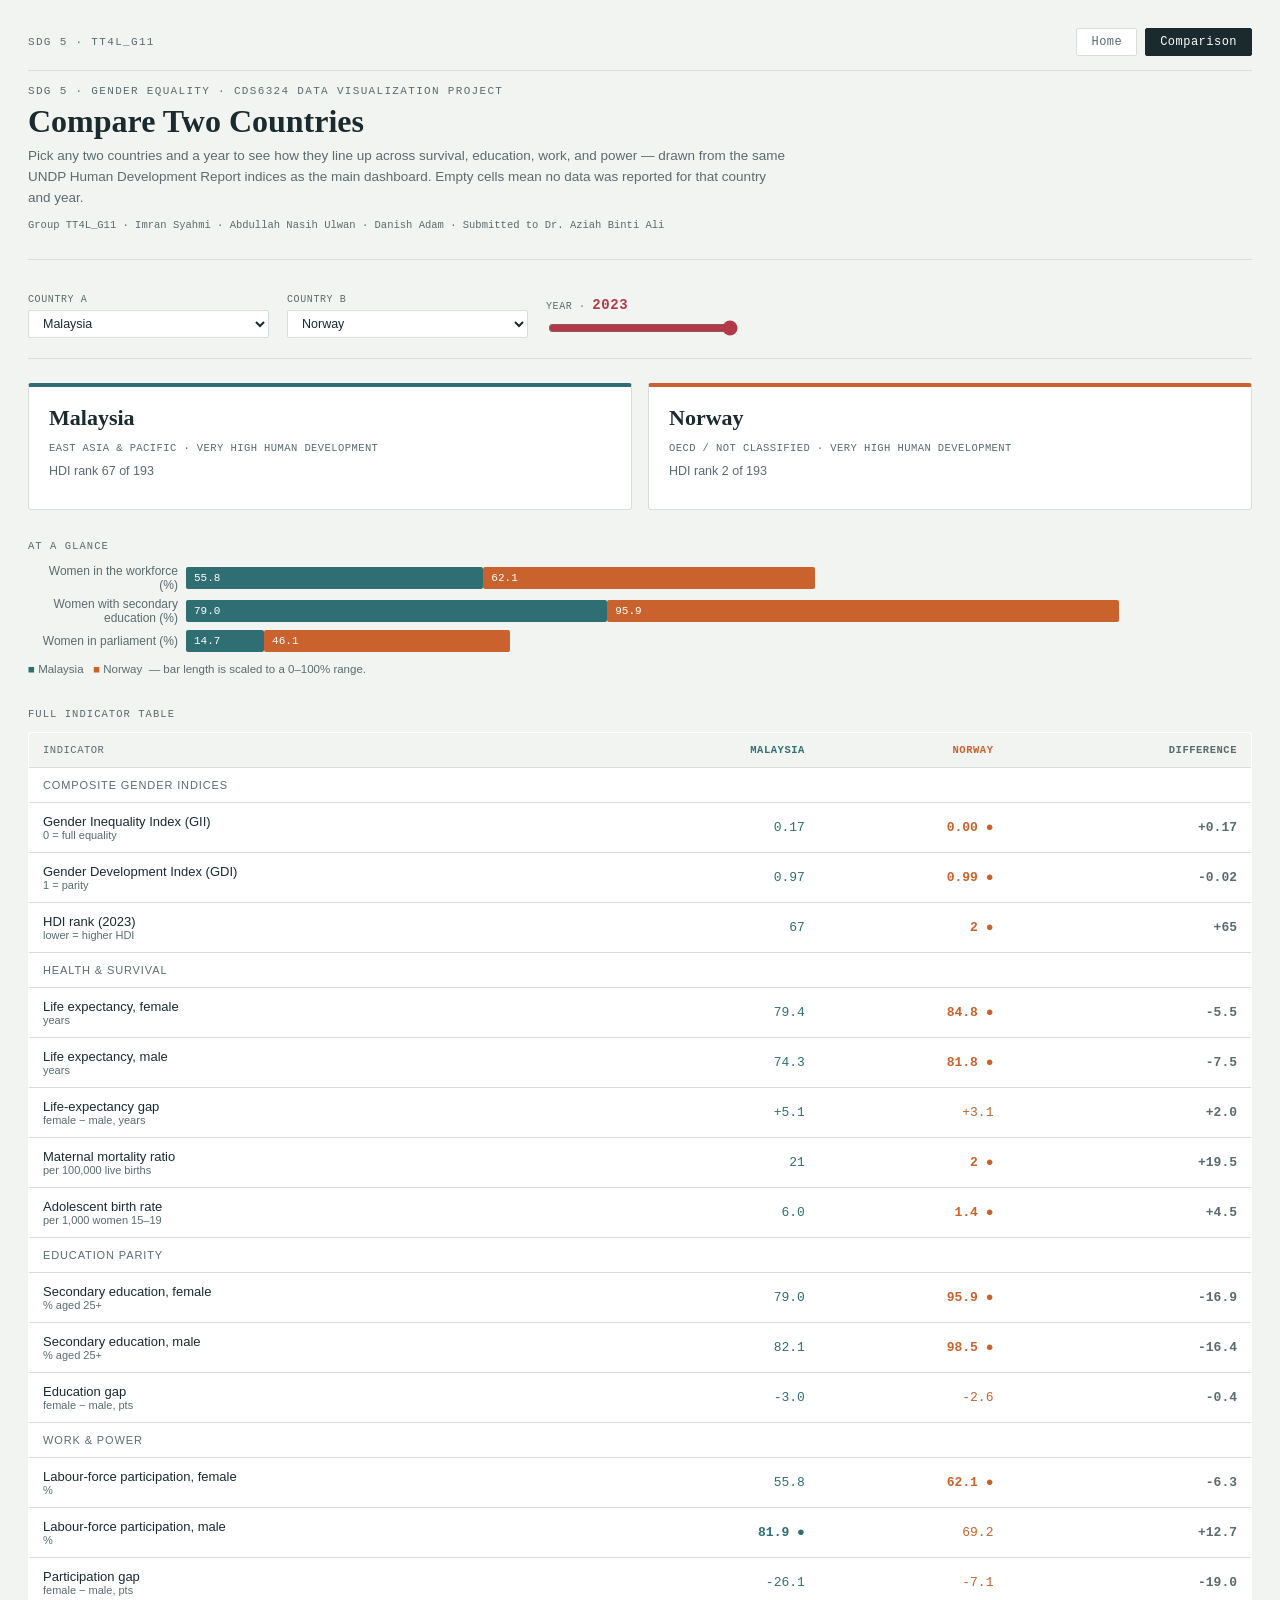
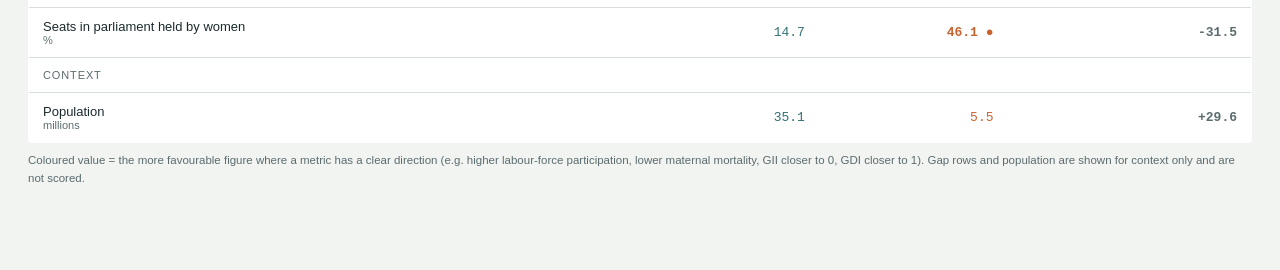
<file: comparison.html>
<!DOCTYPE html>
<html lang="en">
<head>
<meta charset="UTF-8">
<meta name="viewport" content="width=device-width, initial-scale=1.0">
<title>Country Comparison — SDG 5 Gender Equality | TT4L_G11</title>
<link rel="stylesheet" href="styles.css">
</head>
<body>
<div class="wrap">

  <header class="top">
    <nav class="site-nav">
      <span class="site-nav-brand">SDG 5 &middot; TT4L_G11</span>
      <div class="site-nav-links">
        <a href="index.html" class="nav-link">Home</a>
        <a href="comparison.html" class="nav-link active">Comparison</a>
      </div>
    </nav>
    <p class="eyebrow">SDG 5 &middot; Gender Equality &middot; CDS6324 Data Visualization Project</p>
    <h1>Compare Two Countries</h1>
    <p class="sub">Pick any two countries and a year to see how they line up across survival, education, work, and power &mdash; drawn from the same UNDP Human Development Report indices as the main dashboard. Empty cells mean no data was reported for that country and year.</p>
    <p class="credits">Group TT4L_G11 &middot; Imran Syahmi &middot; Abdullah Nasih Ulwan &middot; Danish Adam &middot; Submitted to Dr. Aziah Binti Ali</p>
  </header>

  <div class="cmp-bar">
    <div class="group">
      <label>Country A</label>
      <select id="countryA"></select>
    </div>
    <div class="group">
      <label>Country B</label>
      <select id="countryB"></select>
    </div>
    <div class="group year-group">
      <label>Year &middot; <span class="cmp-year-readout" id="yearReadout">2023</span></label>
      <input type="range" id="yearSlider" min="1990" max="2023" value="2023" step="1">
    </div>
  </div>

  <div class="cmp-head-cards" id="headCards"></div>

  <div id="barSection"></div>

  <p class="cmp-section-title">Full indicator table</p>
  <table class="cmp-table">
    <thead>
      <tr>
        <th class="metric">Indicator</th>
        <th id="thA" class="val a">Country A</th>
        <th id="thB" class="val b">Country B</th>
        <th>Difference</th>
      </tr>
    </thead>
    <tbody id="tableBody"></tbody>
  </table>

  <p class="cmp-note">
    Coloured value = the more favourable figure where a metric has a clear direction
    (e.g. higher labour-force participation, lower maternal mortality, GII closer to 0, GDI closer to 1).
    Gap rows and population are shown for context only and are not scored.
  </p>

</div>

<script src="data.js"></script>
<script>
/* ============================================================
   Build lookup: (country, year) -> full record
   DATA is the shared columnar object loaded from data.js
   ============================================================ */
const N = DATA.iso3.length;
const RECORDS = [];
for (let i = 0; i < N; i++) {
  RECORDS.push({
    iso3: DATA.iso3[i], country: DATA.country[i], year: DATA.year[i],
    region: DATA.region_label[i], hdicode: DATA.hdicode[i], hdi_rank: DATA.hdi_rank_2023[i],
    le_f: DATA.le_f[i], le_m: DATA.le_m[i], le_gap: DATA.le_gap[i],
    mmr: DATA.mmr[i], abr: DATA.abr[i], pop: DATA.pop_total[i],
    se_f: DATA.se_f[i], se_m: DATA.se_m[i], edu_gap: DATA.edu_gap[i],
    lfpr_f: DATA.lfpr_f[i], lfpr_m: DATA.lfpr_m[i], lfpr_gap: DATA.lfpr_gap[i],
    pr_f: DATA.pr_f[i], gii: DATA.gii[i], gdi: DATA.gdi[i]
  });
}

const COUNTRIES = Array.from(new Set(RECORDS.map(d => d.country))).sort();
// lookup[country][year] = record
const lookup = {};
for (const r of RECORDS) {
  (lookup[r.country] = lookup[r.country] || {})[r.year] = r;
}

/* ============================================================
   Metric definitions
   dir:  'high'  higher is better
         'low'   lower is better
         'one'   closer to 1 is better (GDI)
         'rank'  lower rank number is better
         null    context only (no winner)
   fmt:  formatting helper key
   ============================================================ */
const SECTIONS = [
  { title: 'Composite gender indices', rows: [
    { key: 'gii', label: 'Gender Inequality Index (GII)', note: '0 = full equality', dir: 'low',  fmt: 'dec2' },
    { key: 'gdi', label: 'Gender Development Index (GDI)', note: '1 = parity',        dir: 'one',  fmt: 'dec2' },
    { key: 'hdi_rank', label: 'HDI rank (2023)',           note: 'lower = higher HDI', dir: 'rank', fmt: 'int' },
  ]},
  { title: 'Health & survival', rows: [
    { key: 'le_f', label: 'Life expectancy, female', note: 'years', dir: 'high', fmt: 'dec1' },
    { key: 'le_m', label: 'Life expectancy, male',   note: 'years', dir: 'high', fmt: 'dec1' },
    { key: 'le_gap', label: 'Life-expectancy gap', note: 'female − male, years', dir: null, fmt: 'signed1' },
    { key: 'mmr', label: 'Maternal mortality ratio', note: 'per 100,000 live births', dir: 'low', fmt: 'dec0' },
    { key: 'abr', label: 'Adolescent birth rate', note: 'per 1,000 women 15–19', dir: 'low', fmt: 'dec1' },
  ]},
  { title: 'Education parity', rows: [
    { key: 'se_f', label: 'Secondary education, female', note: '% aged 25+', dir: 'high', fmt: 'dec1' },
    { key: 'se_m', label: 'Secondary education, male',   note: '% aged 25+', dir: 'high', fmt: 'dec1' },
    { key: 'edu_gap', label: 'Education gap', note: 'female − male, pts', dir: null, fmt: 'signed1' },
  ]},
  { title: 'Work & power', rows: [
    { key: 'lfpr_f', label: 'Labour-force participation, female', note: '%', dir: 'high', fmt: 'dec1' },
    { key: 'lfpr_m', label: 'Labour-force participation, male',   note: '%', dir: 'high', fmt: 'dec1' },
    { key: 'lfpr_gap', label: 'Participation gap', note: 'female − male, pts', dir: null, fmt: 'signed1' },
    { key: 'pr_f', label: 'Seats in parliament held by women', note: '%', dir: 'high', fmt: 'dec1' },
  ]},
  { title: 'Context', rows: [
    { key: 'pop', label: 'Population', note: 'millions', dir: null, fmt: 'dec1' },
  ]},
];

/* Headline metrics for the visual bar section */
const HEADLINE = [
  { key: 'lfpr_f', label: "Women in the workforce (%)", max: 100 },
  { key: 'se_f',   label: 'Women with secondary education (%)', max: 100 },
  { key: 'pr_f',   label: 'Women in parliament (%)', max: 100 },
];

/* ---------- formatting ---------- */
function isNum(v){ return v !== null && v !== undefined && !Number.isNaN(v); }
function fmt(v, kind){
  if (!isNum(v)) return null;
  switch (kind){
    case 'int':     return String(Math.round(v));
    case 'dec0':    return v.toLocaleString(undefined,{maximumFractionDigits:0});
    case 'dec1':    return v.toFixed(1);
    case 'dec2':    return v.toFixed(2);
    case 'signed1': return (v>0?'+':'') + v.toFixed(1);
    default:        return String(v);
  }
}
/* returns 'a' | 'b' | null : which side is more favourable */
function winner(dir, a, b){
  if (!dir) return null;
  if (!isNum(a) || !isNum(b) || a === b) return null;
  if (dir === 'high') return a > b ? 'a' : 'b';
  if (dir === 'low' || dir === 'rank') return a < b ? 'a' : 'b';
  if (dir === 'one') return Math.abs(1-a) < Math.abs(1-b) ? 'a' : 'b';
  return null;
}

/* ---------- populate country selects ---------- */
const selA = document.getElementById('countryA');
const selB = document.getElementById('countryB');
for (const c of COUNTRIES){
  selA.appendChild(new Option(c, c));
  selB.appendChild(new Option(c, c));
}
selA.value = COUNTRIES.includes('Malaysia') ? 'Malaysia' : COUNTRIES[0];
selB.value = COUNTRIES.includes('Norway')   ? 'Norway'   : COUNTRIES[1];

const yearSlider   = document.getElementById('yearSlider');
const yearReadout  = document.getElementById('yearReadout');

/* ---------- render ---------- */
function render(){
  const ca = selA.value, cb = selB.value;
  const yr = +yearSlider.value;
  yearReadout.textContent = yr;

  const ra = lookup[ca] && lookup[ca][yr];
  const rb = lookup[cb] && lookup[cb][yr];

  document.getElementById('thA').textContent = ca;
  document.getElementById('thB').textContent = cb;

  /* --- header cards --- */
  const cards = document.getElementById('headCards');
  cards.innerHTML = '';
  [['a', ca, ra], ['b', cb, rb]].forEach(([cls, name, r]) => {
    const rank = r && isNum(r.hdi_rank) ? `HDI rank ${Math.round(r.hdi_rank)} of 193` : 'HDI rank —';
    const region = r ? r.region : '';
    const hdicode = r && r.hdicode ? r.hdicode + ' human development' : '';
    const div = document.createElement('div');
    div.className = 'cmp-card ' + cls;
    div.innerHTML =
      `<h2>${name}</h2>` +
      `<p class="meta">${region}${hdicode ? ' &middot; ' + hdicode : ''}</p>` +
      `<p class="rank">${rank}</p>`;
    cards.appendChild(div);
  });

  /* --- headline bars --- */
  const bs = document.getElementById('barSection');
  bs.innerHTML = '<p class="cmp-section-title">At a glance</p>';
  for (const h of HEADLINE){
    const va = ra ? ra[h.key] : null;
    const vb = rb ? rb[h.key] : null;
    bs.insertAdjacentHTML('beforeend',
      `<div class="cmp-bar-wrap">
         <span class="cmp-bar-name">${h.label}</span>
         <div class="cmp-bar-track">
           ${isNum(va) ? `<div class="cmp-seg a" style="width:${Math.max(va/h.max*50,6)}%">${va.toFixed(1)}</div>` : ''}
           ${isNum(vb) ? `<div class="cmp-seg b" style="width:${Math.max(vb/h.max*50,6)}%">${vb.toFixed(1)}</div>` : ''}
         </div>
       </div>`);
  }
  bs.insertAdjacentHTML('beforeend',
    `<p class="cmp-note"><span style="color:var(--male)">■</span> ${ca}
      &nbsp;&nbsp;<span style="color:var(--female)">■</span> ${cb}
      &nbsp;&mdash; bar length is scaled to a 0–100% range.</p>`);

  /* --- full table --- */
  const tb = document.getElementById('tableBody');
  tb.innerHTML = '';
  for (const section of SECTIONS){
    const head = document.createElement('tr');
    head.innerHTML = `<td class="metric" colspan="4"><small style="text-transform:uppercase;letter-spacing:.08em;color:var(--ink-soft);">${section.title}</small></td>`;
    tb.appendChild(head);

    for (const row of section.rows){
      const va = ra ? ra[row.key] : null;
      const vb = rb ? rb[row.key] : null;
      const win = winner(row.dir, va, vb);
      const fa = fmt(va, row.fmt);
      const fb = fmt(vb, row.fmt);

      let diff = '';
      if (isNum(va) && isNum(vb)) {
        const d = va - vb;
        diff = (d > 0 ? '+' : '') + d.toFixed(row.fmt === 'int' ? 0 : (row.fmt === 'dec2' ? 2 : 1));
      } else {
        diff = '—';
      }

      const tr = document.createElement('tr');
      tr.innerHTML =
        `<td class="metric">${row.label}<small>${row.note}</small></td>` +
        `<td class="val a ${win==='a'?'winner':''}" style="${win==='a'?'':'font-weight:500;'}">${fa ?? '<span class="na">—</span>'}${win==='a'?' ●':''}</td>` +
        `<td class="val b ${win==='b'?'winner':''}" style="${win==='b'?'':'font-weight:500;'}">${fb ?? '<span class="na">—</span>'}${win==='b'?' ●':''}</td>` +
        `<td class="val" style="color:var(--ink-soft);">${diff}</td>`;
      tb.appendChild(tr);
    }
  }
}

selA.addEventListener('change', render);
selB.addEventListener('change', render);
yearSlider.addEventListener('input', render);
render();
</script>
</body>
</html>
</file>
<file: styles.css>
/* ===== SHARED STYLES for SDG 5 Gender Equality dashboard ===== */
  :root{
    --paper:#F2F4F1;
    --panel:#FFFFFF;
    --ink:#1B2A2E;
    --ink-soft:#5B6B6E;
    --line:#D8DEDA;
    --female:#C9622D;
    --male:#2F6F73;
    --gap-fill: rgba(178,58,72,0.10);
    --gap-line:#B23A48;
    --accent:#B23A48;
  }
  *{box-sizing:border-box;}
  body{ margin:0; background:var(--paper); color:var(--ink); font-family:'IBM Plex Sans', Arial, sans-serif; -webkit-font-smoothing:antialiased; }
  .wrap{max-width:1280px;margin:0 auto;padding:28px 28px 70px;}

  header.top{ padding-bottom:18px; border-bottom:1px solid var(--line); margin-bottom:18px; }
  .eyebrow{ font-family:'IBM Plex Mono', monospace; font-size:11px; letter-spacing:.12em; text-transform:uppercase; color:var(--ink-soft); margin:0 0 6px; }
  h1{ font-family:'Source Serif 4', Georgia, serif; font-weight:600; font-size:32px; margin:0 0 6px; line-height:1.15; color:var(--ink); }
  .sub{ font-size:13.5px; color:var(--ink-soft); margin:0 0 4px; max-width:760px; line-height:1.55;}
  .credits{ font-family:'IBM Plex Mono',monospace; font-size:10.5px; color:var(--ink-soft); margin-top:10px; }

  /* Global control bar */
  .global-bar{
    position:sticky; top:0; z-index:20; background:var(--paper);
    display:flex; align-items:center; gap:18px; flex-wrap:wrap;
    padding:12px 0 16px; border-bottom:1px solid var(--line); margin-bottom:24px;
  }
  .global-bar .group{ display:flex; align-items:center; gap:8px; }
  .global-bar label{ font-family:'IBM Plex Mono',monospace; font-size:10px; letter-spacing:.06em; text-transform:uppercase; color:var(--ink-soft); }
  select, .btn{ font-family:'IBM Plex Sans',sans-serif; font-size:12.5px; padding:5px 10px; border:1px solid var(--line); border-radius:2px; background:#fff; color:var(--ink); }
  .btn{ cursor:pointer; user-select:none; }
  .btn:hover{ border-color:var(--ink-soft); }
  .btn.active{ background:var(--ink); color:#fff; border-color:var(--ink); }
  input[type=range]{ width:190px; accent-color: var(--accent); }
  .year-readout{ font-family:'IBM Plex Mono',monospace; font-size:14px; font-weight:700; color:var(--accent); width:42px; display:inline-block; text-align:center;}
  .selected-country-badge{ font-family:'IBM Plex Mono',monospace; font-size:11px; background:var(--ink); color:#fff; padding:4px 10px; border-radius:2px; }

  .theme-divider{ display:flex; align-items:center; gap:10px; margin:36px 0 14px; }
  .theme-divider .label{ font-family:'IBM Plex Mono',monospace; font-size:10.5px; letter-spacing:.1em; text-transform:uppercase; color:var(--ink-soft); white-space:nowrap; }
  .theme-divider .rule{ flex:1; height:1px; background:var(--line); }

  .panel{ background:var(--panel); border:1px solid var(--line); border-radius:3px; padding:22px 24px 18px; margin-bottom:22px; }
  .panel-head{ display:flex; justify-content:space-between; align-items:flex-start; gap:16px; flex-wrap:wrap; margin-bottom:6px;}
  .panel-title{ font-family:'Source Serif 4', Georgia, serif; font-size:18px; font-weight:600; margin:0;}
  .panel-desc{ font-size:12.5px; color:var(--ink-soft); margin:4px 0 0; max-width:620px; line-height:1.5;}
  .panel-author{ font-family:'IBM Plex Mono',monospace; font-size:10px; color:var(--ink-soft); text-transform:uppercase; letter-spacing:.05em; }

  .controls{ display:flex; gap:12px; align-items:center; flex-wrap:wrap; font-size:12px;}
  .controls label{ color:var(--ink-soft); font-family:'IBM Plex Mono',monospace; font-size:10.5px; text-transform:uppercase; letter-spacing:.06em; margin-right:6px;}

  .chart-row{ display:flex; gap:24px; align-items:flex-start; flex-wrap:wrap; }
  .chart-main{ flex:1 1 560px; min-width:320px; }
  .chart-side{ flex:0 0 280px; }

  svg text{ font-family:'IBM Plex Sans',sans-serif; }
  .axis path, .axis line{ stroke:var(--line); }
  .axis text{ fill:var(--ink-soft); font-size:10.5px; }
  .grid line{ stroke:var(--line); stroke-opacity:.6; stroke-dasharray:2,3;}

  .legend-item{ display:flex; align-items:center; gap:6px; font-size:11.5px; color:var(--ink-soft); cursor:pointer; }
  .legend-swatch{ width:10px; height:10px; border-radius:2px; flex:none; }
  .legend-item.dim{ opacity:.35; }

  .tooltip{ position:absolute; pointer-events:none; background:var(--ink); color:#fff; font-family:'IBM Plex Mono',monospace; font-size:11px; padding:8px 10px; border-radius:3px; line-height:1.5; box-shadow:0 4px 14px rgba(0,0,0,.18); opacity:0; transition:opacity .1s; z-index:30; max-width:220px; }
  .tooltip .row{ display:flex; justify-content:space-between; gap:10px; }
  .tooltip .row span:first-child{ color:#B9C2C0; }

  .bar-row{ display:flex; align-items:center; gap:6px; cursor:pointer; padding:2px 0; }
  .bar-row:hover .bar-label{ color:var(--ink); }
  .bar-label{ font-size:10.5px; color:var(--ink-soft); width:112px; flex:none; text-align:right; padding-right:6px; white-space:nowrap; overflow:hidden; text-overflow:ellipsis; }
  .bar-track{ flex:1; height:11px; position:relative; }
  .bar-fill{ height:100%; border-radius:1px; }
  .bar-val{ font-family:'IBM Plex Mono',monospace; font-size:10px; color:var(--ink-soft); width:38px; flex:none; }
  .bar-row.selected .bar-label{ color:var(--accent); font-weight:600; }

  .gii-row{ display:flex; align-items:center; height:17px; cursor:pointer; }
  .gii-track{ flex:1; height:11px; position:relative; }

  .gap-label{ font-family:'IBM Plex Mono',monospace; font-size:11px; fill:var(--gap-line); font-weight:600; }
  .series-label{ font-family:'IBM Plex Mono',monospace; font-size:10.5px; font-weight:600; }
  .divbar-label{ font-size:10px; fill:var(--ink-soft); }

  .footnote{ font-size:11px; color:var(--ink-soft); margin-top:10px; line-height:1.6; border-top:1px dashed var(--line); padding-top:10px;}
  .country-land{ stroke:#fff; stroke-width:0.4; cursor:pointer; }
  .country-land.is-selected{ stroke:var(--accent); stroke-width:1.6; }
  .legend-scale{ display:flex; align-items:center; gap:8px; font-size:10.5px; color:var(--ink-soft); }
  .legend-grad{ width:120px; height:10px; border-radius:2px; }
  .highlight-badge{ font-family:'IBM Plex Mono',monospace; font-size:11px; background:var(--accent); color:#fff; padding:3px 8px; border-radius:2px; display:none; }

  @media (max-width:760px){
    .chart-row{ flex-direction:column; } .chart-side{ flex:1 1 auto; width:100%; }
    .global-bar{ position:static; }
  }

/* ===== Site navigation (shared header nav for Home / Comparison) ===== */
.site-nav{ display:flex; align-items:center; justify-content:space-between; gap:16px; flex-wrap:wrap; padding-bottom:14px; margin-bottom:14px; border-bottom:1px solid var(--line); }
.site-nav-brand{ font-family:'IBM Plex Mono',monospace; font-size:11px; letter-spacing:.12em; text-transform:uppercase; color:var(--ink-soft); }
.site-nav-links{ display:flex; gap:8px; }
.nav-link{ font-family:'IBM Plex Mono',monospace; font-size:12px; letter-spacing:.04em; text-decoration:none; color:var(--ink-soft); padding:6px 14px; border:1px solid var(--line); border-radius:2px; background:#fff; transition:all .12s; }
.nav-link:hover{ border-color:var(--ink-soft); color:var(--ink); }
.nav-link.active{ background:var(--ink); color:#fff; border-color:var(--ink); }

/* ===== Comparison page ===== */
.cmp-bar{ display:flex; align-items:flex-end; gap:18px; flex-wrap:wrap; padding:16px 0 20px; border-bottom:1px solid var(--line); margin-bottom:24px; }
.cmp-bar .group{ display:flex; flex-direction:column; gap:5px; }
.cmp-bar label{ font-family:'IBM Plex Mono',monospace; font-size:10px; letter-spacing:.06em; text-transform:uppercase; color:var(--ink-soft); }
.cmp-bar .year-group{ min-width:230px; }
.cmp-year-readout{ font-family:'IBM Plex Mono',monospace; font-size:14px; font-weight:700; color:var(--accent); }
.cmp-head-cards{ display:flex; gap:16px; flex-wrap:wrap; margin-bottom:26px; }
.cmp-card{ flex:1 1 240px; background:var(--panel); border:1px solid var(--line); border-radius:3px; padding:18px 20px; border-top:4px solid var(--ink); }
.cmp-card.a{ border-top-color:var(--male); }
.cmp-card.b{ border-top-color:var(--female); }
.cmp-card h2{ font-family:'Source Serif 4',Georgia,serif; font-size:22px; margin:0 0 2px; }
.cmp-card .meta{ font-family:'IBM Plex Mono',monospace; font-size:10.5px; color:var(--ink-soft); text-transform:uppercase; letter-spacing:.04em; }
.cmp-card .rank{ font-size:12.5px; color:var(--ink-soft); margin-top:8px; }

.cmp-table{ width:100%; border-collapse:collapse; background:var(--panel); border:1px solid var(--line); border-radius:3px; overflow:hidden; }
.cmp-table th, .cmp-table td{ padding:11px 14px; text-align:right; font-size:13px; border-bottom:1px solid var(--line); }
.cmp-table thead th{ font-family:'IBM Plex Mono',monospace; font-size:10.5px; letter-spacing:.05em; text-transform:uppercase; color:var(--ink-soft); background:var(--paper); }
.cmp-table td.metric, .cmp-table th.metric{ text-align:left; font-weight:500; }
.cmp-table td.metric small{ display:block; color:var(--ink-soft); font-weight:400; font-size:11px; }
.cmp-table tbody tr:last-child td{ border-bottom:none; }
.cmp-table .val{ font-family:'IBM Plex Mono',monospace; font-weight:600; }
.cmp-table .val.a{ color:var(--male); }
.cmp-table .val.b{ color:var(--female); }
.cmp-table .winner{ position:relative; }
.cmp-table .na{ color:var(--line); }
.cmp-section-title{ font-family:'IBM Plex Mono',monospace; font-size:10.5px; letter-spacing:.1em; text-transform:uppercase; color:var(--ink-soft); margin:30px 0 12px; }
.cmp-bar-wrap{ display:flex; align-items:center; gap:8px; margin:5px 0; }
.cmp-bar-name{ width:150px; flex:none; font-size:12px; text-align:right; color:var(--ink-soft); }
.cmp-bar-track{ flex:1; height:22px; background:var(--paper); border-radius:2px; position:relative; display:flex; }
.cmp-seg{ height:100%; display:flex; align-items:center; padding:0 8px; font-family:'IBM Plex Mono',monospace; font-size:11px; color:#fff; border-radius:2px; }
.cmp-seg.a{ background:var(--male); }
.cmp-seg.b{ background:var(--female); }
.cmp-note{ font-size:11.5px; color:var(--ink-soft); margin-top:8px; line-height:1.6; }
</file>
